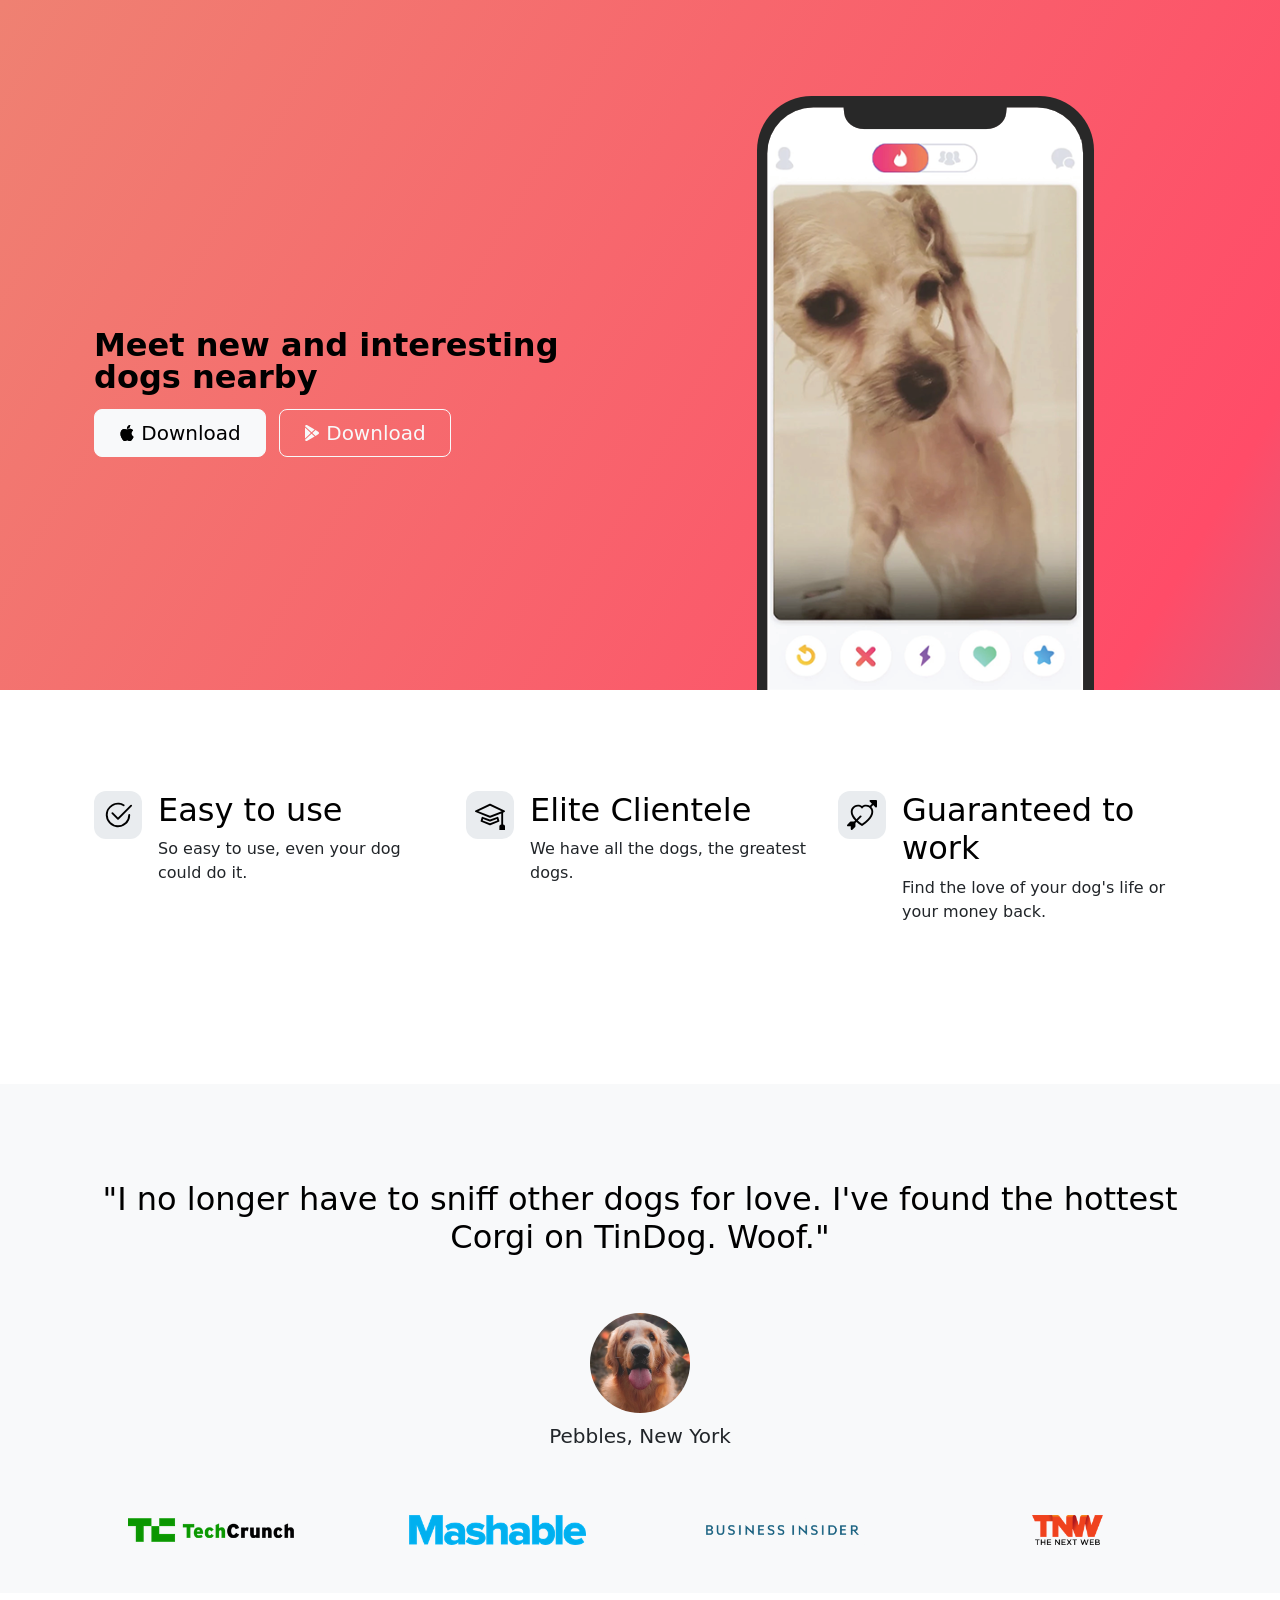
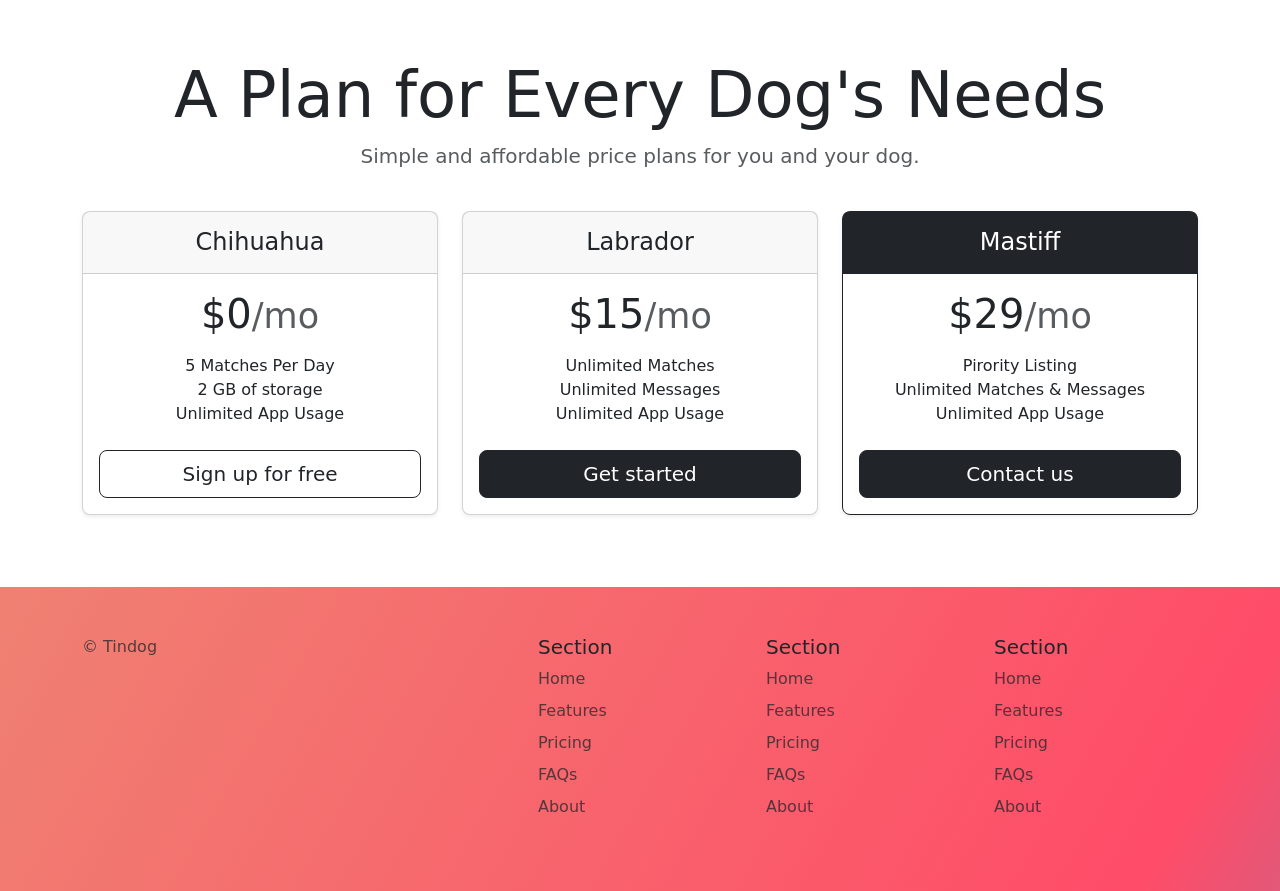
<file: index.html>
<!DOCTYPE html>
<html lang="en">

<head>
  <meta charset="UTF-8">
  <meta name="viewport" content="width=device-width, initial-scale=1.0">
  <link href="https://cdn.jsdelivr.net/npm/bootstrap@5.3.8/dist/css/bootstrap.min.css" rel="stylesheet" integrity="sha384-sRIl4kxILFvY47J16cr9ZwB07vP4J8+LH7qKQnuqkuIAvNWLzeN8tE5YBujZqJLB" crossorigin="anonymous">
  <title>TinDog</title>
  <link rel="stylesheet" href="./css/style.css">
</head>

<body>

  <!-- Title -->
  <section id="title" class="gradient-background">
    <div class="container col-xxl-8 px-4 pt-5"> 
      <div class="row flex-lg-row-reverse align-items-center g-5 pt-5"> 
        <div class="col-10 col-sm-8 col-lg-6"> 
          <img src="./images/iphone.png" class="d-block mx-lg-auto img-fluid" alt="Cool Dog" height="200px" loading="lazy"> 
        </div> 
        <div class="col-lg-6"> 
          <h1 class="display-5 fw-bold text-body-emphasis lh-1 mb-3">Meet new and interesting dogs nearby</h1>
            <button type="button" class="btn btn-light btn-lg px-4 me-md-2"> 
              <svg xmlns="http://www.w3.org/2000/svg" width="16" height="16" fill="currentColor" class="bi bi-apple mb-1" viewBox="0 0 16 16">
                <path d="M11.182.008C11.148-.03 9.923.023 8.857 1.18c-1.066 1.156-.902 2.482-.878 2.516.024.034 1.52.087 2.475-1.258.955-1.345.762-2.391.728-2.43Zm3.314 11.733c-.048-.096-2.325-1.234-2.113-3.422.212-2.189 1.675-2.789 1.698-2.854.023-.065-.597-.79-1.254-1.157a3.692 3.692 0 0 0-1.563-.434c-.108-.003-.483-.095-1.254.116-.508.139-1.653.589-1.968.607-.316.018-1.256-.522-2.267-.665-.647-.125-1.333.131-1.824.328-.49.196-1.422.754-2.074 2.237-.652 1.482-.311 3.83-.067 4.56.244.729.625 1.924 1.273 2.796.576.984 1.34 1.667 1.659 1.899.319.232 1.219.386 1.843.067.502-.308 1.408-.485 1.766-.472.357.013 1.061.154 1.782.539.571.197 1.111.115 1.652-.105.541-.221 1.324-1.059 2.238-2.758.347-.79.505-1.217.473-1.282Z" />
                <path d="M11.182.008C11.148-.03 9.923.023 8.857 1.18c-1.066 1.156-.902 2.482-.878 2.516.024.034 1.52.087 2.475-1.258.955-1.345.762-2.391.728-2.43Zm3.314 11.733c-.048-.096-2.325-1.234-2.113-3.422.212-2.189 1.675-2.789 1.698-2.854.023-.065-.597-.79-1.254-1.157a3.692 3.692 0 0 0-1.563-.434c-.108-.003-.483-.095-1.254.116-.508.139-1.653.589-1.968.607-.316.018-1.256-.522-2.267-.665-.647-.125-1.333.131-1.824.328-.49.196-1.422.754-2.074 2.237-.652 1.482-.311 3.83-.067 4.56.244.729.625 1.924 1.273 2.796.576.984 1.34 1.667 1.659 1.899.319.232 1.219.386 1.843.067.502-.308 1.408-.485 1.766-.472.357.013 1.061.154 1.782.539.571.197 1.111.115 1.652-.105.541-.221 1.324-1.059 2.238-2.758.347-.79.505-1.217.473-1.282Z" />
              </svg> 
              Download
            </button> 
            <button type="button" class="btn btn-outline-light btn-lg px-4">
              <svg xmlns="http://www.w3.org/2000/svg" width="16" height="16" fill="currentColor" class="bi bi-google-play mb-1" viewBox="0 0 16 16">
                <path
                d="M14.222 9.374c1.037-.61 1.037-2.137 0-2.748L11.528 5.04 8.32 8l3.207 2.96 2.694-1.586Zm-3.595 2.116L7.583 8.68 1.03 14.73c.201 1.029 1.36 1.61 2.303 1.055l7.294-4.295ZM1 13.396V2.603L6.846 8 1 13.396ZM1.03 1.27l6.553 6.05 3.044-2.81L3.333.215C2.39-.341 1.231.24 1.03 1.27Z" />
              </svg> 
              Download
            </button> 
          </div> 
        </div> 
      </div> 
    </div>
  </section>
  <!-- Features -->
  <section id="features">
    <div class="container px-4 py-5" id="hanging-icons"> 
      <div class="row g-4 py-5 row-cols-1 row-cols-lg-3"> 
        <div class="col d-flex align-items-start"> 
          <div class="icon-square text-body-emphasis bg-body-secondary d-inline-flex align-items-center justify-content-center fs-4 flex-shrink-0 me-3"> 
            <svg xmlns="http://www.w3.org/2000/svg" height="30" fill="currentColor" class="bi bi-check2-circle" viewBox="0 0 16 16">
                <path
                d="M2.5 8a5.5 5.5 0 0 1 8.25-4.764.5.5 0 0 0 .5-.866A6.5 6.5 0 1 0 14.5 8a.5.5 0 0 0-1 0 5.5 5.5 0 1 1-11 0z" />
                <path
                d="M15.354 3.354a.5.5 0 0 0-.708-.708L8 9.293 5.354 6.646a.5.5 0 1 0-.708.708l3 3a.5.5 0 0 0 .708 0l7-7z" />
              </svg>
          </div> 
          <div> 
            <h3 class="fs-2 text-body-emphasis"> 
               Easy to use</h3> 
            <p>So easy to use, even your dog could do it.</p>
          </div> 
        </div> 
        <div class="col d-flex align-items-start"> 
          <div class="icon-square text-body-emphasis bg-body-secondary d-inline-flex align-items-center justify-content-center fs-4 flex-shrink-0 me-3"> 
            <svg xmlns="http://www.w3.org/2000/svg" height="30" fill="currentColor" class="bi bi-mortarboard" viewBox="0 0 16 16">
              <path d="M8.211 2.047a.5.5 0 0 0-.422 0l-7.5 3.5a.5.5 0 0 0 .025.917l7.5 3a.5.5 0 0 0 .372 0L14 7.14V13a1 1 0 0 0-1 1v2h3v-2a1 1 0 0 0-1-1V6.739l.686-.275a.5.5 0 0 0 .025-.917l-7.5-3.5ZM8 8.46 1.758 5.965 8 3.052l6.242 2.913L8 8.46Z"/>
              <path d="M4.176 9.032a.5.5 0 0 0-.656.327l-.5 1.7a.5.5 0 0 0 .294.605l4.5 1.8a.5.5 0 0 0 .372 0l4.5-1.8a.5.5 0 0 0 .294-.605l-.5-1.7a.5.5 0 0 0-.656-.327L8 10.466 4.176 9.032Zm-.068 1.873.22-.748 3.496 1.311a.5.5 0 0 0 .352 0l3.496-1.311.22.748L8 12.46l-3.892-1.556Z"/>
            </svg> 
          </div> 
          <div> 
            <h3 class="fs-2 text-body-emphasis">Elite Clientele</h3> 
            <p>We have all the dogs, the greatest dogs.</p> 
          </div> 
        </div> 
        <div class="col d-flex align-items-start"> 
          <div class="icon-square text-body-emphasis bg-body-secondary d-inline-flex align-items-center justify-content-center fs-4 flex-shrink-0 me-3"> 
            <svg xmlns="http://www.w3.org/2000/svg" height="30" fill="currentColor" class="bi bi-arrow-through-heart"
              viewBox="0 0 16 16">
              <path fill-rule="evenodd"
                d="M2.854 15.854A.5.5 0 0 1 2 15.5V14H.5a.5.5 0 0 1-.354-.854l1.5-1.5A.5.5 0 0 1 2 11.5h1.793l.53-.53c-.771-.802-1.328-1.58-1.704-2.32-.798-1.575-.775-2.996-.213-4.092C3.426 2.565 6.18 1.809 8 3.233c1.25-.98 2.944-.928 4.212-.152L13.292 2 12.147.854A.5.5 0 0 1 12.5 0h3a.5.5 0 0 1 .5.5v3a.5.5 0 0 1-.854.354L14 2.707l-1.006 1.006c.236.248.44.531.6.845.562 1.096.585 2.517-.213 4.092-.793 1.563-2.395 3.288-5.105 5.08L8 13.912l-.276-.182a21.86 21.86 0 0 1-2.685-2.062l-.539.54V14a.5.5 0 0 1-.146.354l-1.5 1.5Zm2.893-4.894A20.419 20.419 0 0 0 8 12.71c2.456-1.666 3.827-3.207 4.489-4.512.679-1.34.607-2.42.215-3.185-.817-1.595-3.087-2.054-4.346-.761L8 4.62l-.358-.368c-1.259-1.293-3.53-.834-4.346.761-.392.766-.464 1.845.215 3.185.323.636.815 1.33 1.519 2.065l1.866-1.867a.5.5 0 1 1 .708.708L5.747 10.96Z" />
              </svg>
          </div> 
          <div> 
            <h3 class="fs-2 text-body-emphasis">Guaranteed to work</h3> 
            <p>Find the love of your dog's life or your money back.</p> 
          </div> 
        </div> 
      </div> 
    </div>

  </section>
  <!-- Testimonial -->
  <section id="testimonial">
    <div class="my-5"> 
      <div class="p-5 text-center bg-body-tertiary"> 
        <div class="container py-5"> 
          <h1 class="text-body-emphasis">
            "I no longer have to sniff other dogs for love. I've found the hottest Corgi on TinDog. Woof."
          </h1> 
          <img src="./images/dog-img.jpg" alt="dog image" class="dog_image mt-5">
          <p class="col-lg-8 mx-auto lead mt-2">
            Pebbles, New York 
          </p>
        </div> 
        <div class="container">
          <div class="row">
            <div class="col-lg-3 col-sm-12">
              <img src="./images/techcrunch.png" alt="techcrunch" height="30">
            </div>
            <div class="col-lg-3 col-sm-12">
              <img src="./images/mashable.png" alt="mashable" height="30">
            </div>
            <div class="col-lg-3 col-sm-12">
              <img src="./images/bizinsider.png" alt="bizinsider" height="30">
            </div>
            <div class="col-lg-3 col-sm-12">
              <img src="./images/tnw.png" alt="tnw" height="30">
            </div>
          </div>
        </div>
      </div> 
    </div>

  </section>
  <!-- Pricing -->
  <section id="pricing">
    <div class="pricing-header p-3 pb-md-4 mx-auto text-center"> 
      <h2 class="display-4 fw-normal">
        A Plan for Every Dog's Needs
      </h2> 
      <p class="fs-5 text-body-secondary">
        Simple and affordable price plans for you and your dog.
      </p> 
    </div>
    <div class="container">
    <main> 
      <div class="row row-cols-1 row-cols-md-3 mb-3 text-center"> 
        <div class="col"> <div class="card mb-4 rounded-3 shadow-sm"> 
          <div class="card-header py-3"> 
            <h4 class="my-0 fw-normal">
              Chihuahua
            </h4> 
          </div> 
          <div class="card-body"> 
            <h1 class="card-title pricing-card-title">
              $0<small class="text-body-secondary fw-light">/mo</small>
            </h1> 
            <ul class="list-unstyled mt-3 mb-4"> 
              <li>5 Matches Per Day</li> 
              <li>2 GB of storage</li> 
              <li>Unlimited App Usage</li> 
            </ul> 
            <button type="button" class="w-100 btn btn-lg btn-outline-dark">Sign up for free</button> 
          </div> 
        </div> 
      </div> 
      <div class="col"> 
        <div class="card mb-4 rounded-3 shadow-sm"> 
          <div class="card-header py-3"> 
            <h4 class="my-0 fw-normal">Labrador</h4> 
          </div> 
          <div class="card-body"> 
            <h1 class="card-title pricing-card-title">$15<small class="text-body-secondary fw-light">/mo</small>
            </h1> 
            <ul class="list-unstyled mt-3 mb-4"> 
              <li>Unlimited Matches</li> 
              <li>Unlimited Messages</li> 
              <li>Unlimited App Usage</li> 
            </ul> 
            <button type="button" class="w-100 btn btn-lg btn-dark">Get started</button> 
          </div> 
        </div> 
      </div> 
      <div class="col"> 
        <div class="card mb-4 rounded-3 shadow-sm border-dark"> 
          <div class="card-header py-3 text-bg-dark border-dark"> 
            <h4 class="my-0 fw-normal">Mastiff</h4> 
          </div> 
          <div class="card-body"> 
            <h1 class="card-title pricing-card-title">$29<small class="text-body-secondary fw-light">/mo</small>
            </h1> 
            <ul class="list-unstyled mt-3 mb-4"> 
              <li>Pirority Listing</li>  
              <li>Unlimited Matches & Messages</li> 
              <li>Unlimited App Usage</li> 
            </ul> 
            <button type="button" class="w-100 btn btn-lg btn-dark">Contact us</button> 
          </div> 
        </div> 
      </div> 
    </div> 
    </main>
    </div>

  </section>
  <!-- Footer -->
  <section id="footer" class="gradient-background">
    <div class="container"> 
      <footer class="row row-cols-1 row-cols-sm-2 row-cols-md-5 py-5 mt-5"> 
        <div class="col mb-3"> 
           <p class="text-body-secondary">© Tindog</p> 
          </div> 
          <div class="col mb-3">

          </div> 
          <div class="col mb-3"> 
            <h5>Section</h5> 
            <ul class="nav flex-column"> 
              <li class="nav-item mb-2">
                <a href="#" class="nav-link p-0 text-body-secondary">Home</a>
              </li> 
              <li class="nav-item mb-2">
                <a href="#" class="nav-link p-0 text-body-secondary">Features</a>
              </li> 
              <li class="nav-item mb-2">
                <a href="#" class="nav-link p-0 text-body-secondary">Pricing</a>
              </li> 
              <li class="nav-item mb-2">
                <a href="#" class="nav-link p-0 text-body-secondary">FAQs</a>
              </li> 
              <li class="nav-item mb-2">
                <a href="#" class="nav-link p-0 text-body-secondary">About</a>
              </li> 
            </ul> 
          </div> 
          <div class="col mb-3"> 
            <h5>Section</h5> 
            <ul class="nav flex-column"> 
              <li class="nav-item mb-2">
                <a href="#" class="nav-link p-0 text-body-secondary">Home</a>
              </li> 
              <li class="nav-item mb-2">
                <a href="#" class="nav-link p-0 text-body-secondary">Features</a>
              </li> 
              <li class="nav-item mb-2">
                <a href="#" class="nav-link p-0 text-body-secondary">Pricing</a>
              </li> 
              <li class="nav-item mb-2">
                <a href="#" class="nav-link p-0 text-body-secondary">FAQs</a>
              </li> 
              <li class="nav-item mb-2">
                <a href="#" class="nav-link p-0 text-body-secondary">About</a>
              </li> 
            </ul> 
          </div> 
          <div class="col mb-3"> 
            <h5>Section</h5> 
            <ul class="nav flex-column"> 
              <li class="nav-item mb-2">
                <a href="#" class="nav-link p-0 text-body-secondary">Home</a>
              </li> 
              <li class="nav-item mb-2">
                <a href="#" class="nav-link p-0 text-body-secondary">Features</a>
              </li> 
              <li class="nav-item mb-2">
                <a href="#" class="nav-link p-0 text-body-secondary">Pricing</a>
              </li> 
              <li class="nav-item mb-2">
                <a href="#" class="nav-link p-0 text-body-secondary">FAQs</a>
              </li> 
              <li class="nav-item mb-2">
                <a href="#" class="nav-link p-0 text-body-secondary">About</a>
              </li> 
            </ul> 
          </div> 
        </footer> 
      </div>

  </section>
</body>

</html>
</file>
<file: css/style.css>
.gradient-background {
  background: linear-gradient(300deg, #00bfff, #ff4c68, #ef8172);
  background-size: 180% 180%;
  animation: gradient-animation 18s ease infinite;
}

@keyframes gradient-animation {
  0% {
    background-position: 0% 50%;
  }
  50% {
    background-position: 100% 50%;
  }
  100% {
    background-position: 0% 50%;
  }
}

.icon-square {
  width: 3rem;
  height: 3rem;
  border-radius: 0.75rem;
}

.profile-img {
  height: 100px;
  border-radius: 50%;
}
img{
  vertical-align: middle;
  overflow: clip;
}
.img-fluid {
  max-width: 100%;
  height: auto;
}
@media (min-width: 992px) {
    .mx-lg-auto {
        margin-right: auto !important;
        margin-left: auto !important;
    }
}
#features {
  margin-top: 5px;
}
.dog_image {
  border-radius: 50%;
  height: 100px;
}
.text-body-emphasis {
  font-size: 2rem;
}
.display-4 {
  font-size: 4rem;
}
</file>
